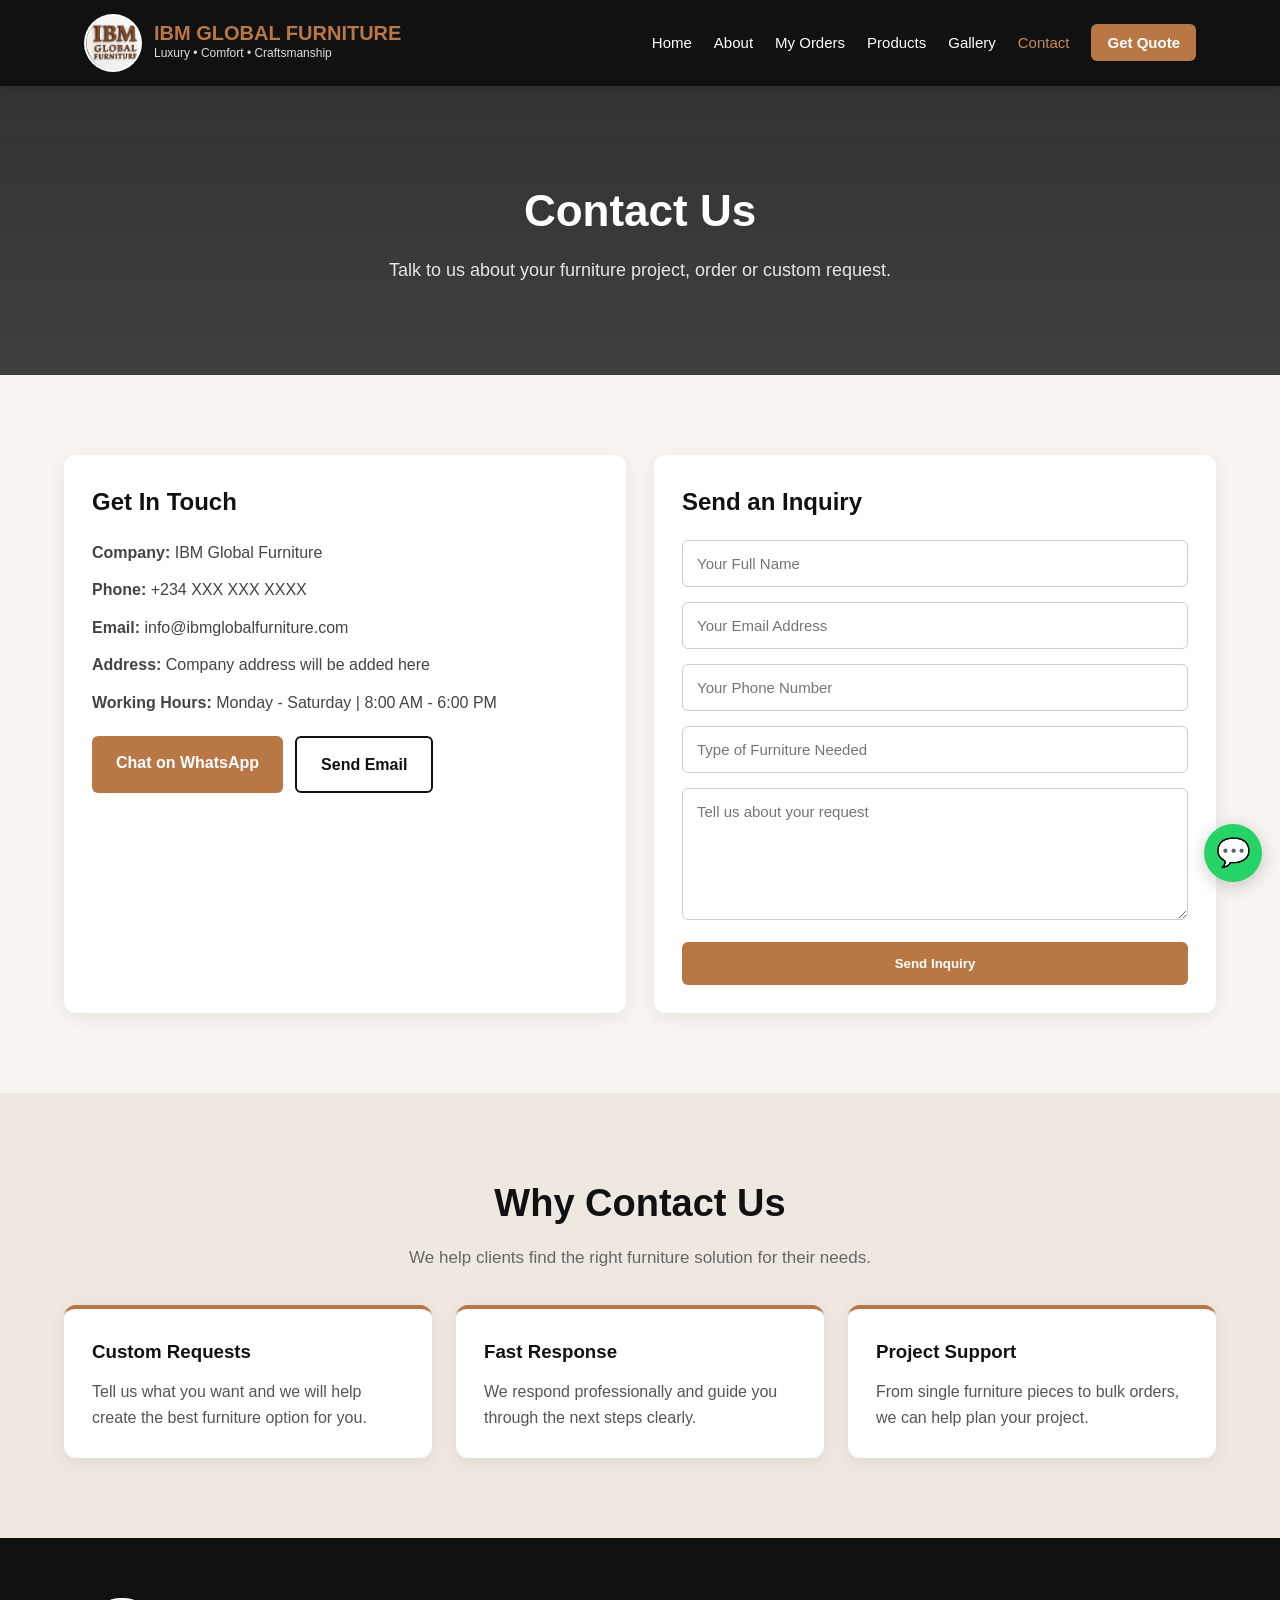
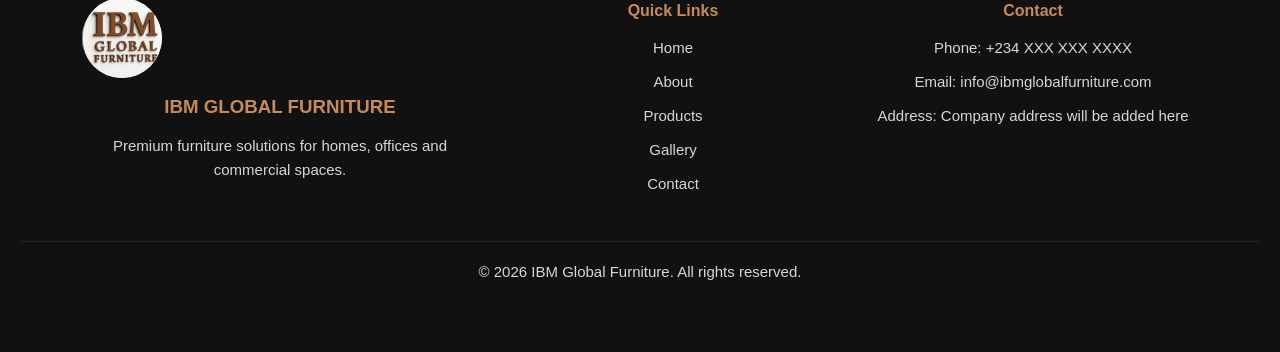
<file: contact.html>
<!DOCTYPE html>
<html lang="en">
<head>
  <meta charset="UTF-8" />
  <meta name="viewport" content="width=device-width, initial-scale=1.0" />
  <title>IBM Global Furniture | Contact</title>
  <link rel="stylesheet" href="style.css" />
</head>
<body>

  <header class="header">
    <nav class="navbar container">
      <a href="index.html" class="brand">
        <img src="IBM GLOBAL F.png" alt="IBM Global Furniture Logo" class="logo" />
        <div class="brand-text">
          <h2>IBM GLOBAL FURNITURE</h2>
          <p>Luxury • Comfort • Craftsmanship</p>
        </div>
      </a>

      <div class="menu-toggle" id="menuToggle">&#9776;</div>

      <ul class="nav-links" id="navLinks">
        <li><a href="index.html">Home</a></li>
        <li><a href="about.html">About</a></li>
        <li><a href="my-orders.html">My Orders</a></li>
        <li><a href="products.html">Products</a></li>
        <li><a href="gallery.html">Gallery</a></li>
        <li><a href="contact.html" class="active">Contact</a></li>
        <li><a href="contact.html" class="nav-btn">Get Quote</a></li>
      </ul>
    </nav>
  </header>

  <section class="page-banner">
    <div class="container">
      <h1>Contact Us</h1>
      <p>Talk to us about your furniture project, order or custom request.</p>
    </div>
  </section>

  <section class="section">
    <div class="container contact-grid">
      <div class="contact-card">
        <h2>Get In Touch</h2>
        <p><strong>Company:</strong> IBM Global Furniture</p>
        <p><strong>Phone:</strong> +234 XXX XXX XXXX</p>
        <p><strong>Email:</strong> info@ibmglobalfurniture.com</p>
        <p><strong>Address:</strong> Company address will be added here</p>
        <p><strong>Working Hours:</strong> Monday - Saturday | 8:00 AM - 6:00 PM</p>

        <div class="contact-actions">
          <a href="https://wa.me/2340000000000" target="_blank" class="btn primary-btn">Chat on WhatsApp</a>
          <a href="mailto:info@ibmglobalfurniture.com" class="btn secondary-dark-btn">Send Email</a>
        </div>
      </div>

      <div class="contact-form-box">
        <h2>Send an Inquiry</h2>
        <form>
          <input type="text" placeholder="Your Full Name" required>
          <input type="email" placeholder="Your Email Address" required>
          <input type="text" placeholder="Your Phone Number" required>
          <input type="text" placeholder="Type of Furniture Needed">
          <textarea rows="6" placeholder="Tell us about your request"></textarea>
          <button type="submit" class="btn primary-btn full-btn">Send Inquiry</button>
        </form>
      </div>
    </div>
  </section>

  <section class="section alt-bg">
    <div class="container">
      <div class="section-title">
        <h2>Why Contact Us</h2>
        <p>We help clients find the right furniture solution for their needs.</p>
      </div>

      <div class="feature-grid">
        <div class="feature-card">
          <h3>Custom Requests</h3>
          <p>Tell us what you want and we will help create the best furniture option for you.</p>
        </div>
        <div class="feature-card">
          <h3>Fast Response</h3>
          <p>We respond professionally and guide you through the next steps clearly.</p>
        </div>
        <div class="feature-card">
          <h3>Project Support</h3>
          <p>From single furniture pieces to bulk orders, we can help plan your project.</p>
        </div>
      </div>
    </div>
  </section>

  <footer class="footer">
    <div class="container footer-grid">
      <div>
        <img src="IBM GLOBAL F.png" alt="IBM Global Furniture Logo" class="footer-logo">
        <h3>IBM GLOBAL FURNITURE</h3>
        <p>Premium furniture solutions for homes, offices and commercial spaces.</p>
      </div>

      <div>
        <h4>Quick Links</h4>
        <a href="index.html">Home</a>
        <a href="about.html">About</a>
        <a href="products.html">Products</a>
        <a href="gallery.html">Gallery</a>
        <a href="contact.html">Contact</a>
      </div>

      <div>
        <h4>Contact</h4>
        <p>Phone: +234 XXX XXX XXXX</p>
        <p>Email: info@ibmglobalfurniture.com</p>
        <p>Address: Company address will be added here</p>
      </div>
    </div>
    <div class="footer-bottom">
      <p>&copy; 2026 IBM Global Furniture. All rights reserved.</p>
    </div>
  </footer>

  <a href="https://wa.me/2340000000000" target="_blank" class="whatsapp-float">💬</a>

  <script>
    const menuToggle = document.getElementById("menuToggle");
    const navLinks = document.getElementById("navLinks");

    menuToggle.addEventListener("click", () => {
      navLinks.classList.toggle("show");
    });
  </script>
</body>
</html>
</file>
<file: style.css>
* {
  margin: 0;
  padding: 0;
  box-sizing: border-box;
}

html {
  scroll-behavior: smooth;
}

body {
  font-family: Arial, sans-serif;
  background: #f8f5f1;
  color: #222;
  line-height: 1.6;
}

/* HEADER */
.header {
  background: #111;
  position: sticky;
  top: 0;
  z-index: 1000;
  box-shadow: 0 2px 10px rgba(0, 0, 0, 0.15);
}

.navbar {
  max-width: 1200px;
  margin: auto;
  padding: 14px 20px;
  display: flex;
  align-items: center;
  justify-content: space-between;
  gap: 20px;
}

.logo-box {
  display: flex;
  align-items: center;
  gap: 12px;
}

.logo-img {
  width: 60px;
  height: 60px;
  object-fit: contain;
  border-radius: 50%;
  background: white;
}

.logo-text h2 {
  font-size: 20px;
  color: #b97745;
  margin-bottom: 2px;
}

.logo-text p {
  font-size: 12px;
  color: #ddd;
}

.nav-links {
  display: flex;
  list-style: none;
  gap: 22px;
}

.nav-links li a {
  text-decoration: none;
  color: #fff;
  font-size: 15px;
  transition: 0.3s;
}

.nav-links li a:hover {
  color: #b97745;
}

.menu-icon {
  display: none;
  font-size: 28px;
  color: white;
  cursor: pointer;
}

/* HERO */
.hero {
  position: relative;
  min-height: 90vh;
  background: url("https://images.unsplash.com/photo-1505693416388-ac5ce068fe85?auto=format&fit=crop&w=1600&q=80") center/cover no-repeat;
  display: flex;
  align-items: center;
  justify-content: center;
}

.hero-overlay {
  position: absolute;
  inset: 0;
  background: rgba(0, 0, 0, 0.65);
}

.hero-content {
  position: relative;
  z-index: 2;
  max-width: 850px;
  text-align: center;
  color: white;
  padding: 20px;
}

.hero-content h1 {
  font-size: 52px;
  line-height: 1.2;
  margin-bottom: 20px;
}

.hero-content p {
  font-size: 18px;
  max-width: 720px;
  margin: 0 auto 30px;
  color: #e6e6e6;
}

.hero-buttons {
  display: flex;
  justify-content: center;
  flex-wrap: wrap;
  gap: 15px;
}

/* BUTTONS */
.btn {
  display: inline-block;
  padding: 14px 26px;
  text-decoration: none;
  border-radius: 6px;
  transition: 0.3s;
  font-weight: bold;
  border: none;
  cursor: pointer;
}

.primary-btn {
  background: #b97745;
  color: white;
}

.primary-btn:hover {
  background: #995f34;
}

.secondary-btn {
  background: transparent;
  color: white;
  border: 2px solid white;
}

.secondary-btn:hover {
  background: white;
  color: #111;
}

/* SECTIONS */
.section {
  padding: 80px 20px;
}

.section-title {
  text-align: center;
  margin-bottom: 50px;
}

.section-title h2 {
  font-size: 36px;
  color: #111;
  margin-bottom: 10px;
}

.section-title p {
  color: #666;
  font-size: 17px;
}

/* ABOUT */
.about-content {
  max-width: 1200px;
  margin: auto;
  display: grid;
  grid-template-columns: 1.2fr 1fr;
  gap: 40px;
  align-items: start;
}

.about-text h3 {
  font-size: 30px;
  margin-bottom: 20px;
  color: #111;
}

.about-text p {
  margin-bottom: 18px;
  color: #444;
  font-size: 16px;
}

.about-boxes {
  display: grid;
  gap: 20px;
}

.info-box {
  background: white;
  padding: 24px;
  border-left: 5px solid #b97745;
  border-radius: 8px;
  box-shadow: 0 4px 14px rgba(0, 0, 0, 0.07);
}

.info-box h4 {
  margin-bottom: 10px;
  color: #111;
}

/* PRODUCTS */
.products {
  background: #fff;
}

.product-grid {
  max-width: 1200px;
  margin: auto;
  display: grid;
  grid-template-columns: repeat(3, 1fr);
  gap: 25px;
}

.product-card {
  background: #f9f9f9;
  border-radius: 10px;
  overflow: hidden;
  box-shadow: 0 4px 14px rgba(0, 0, 0, 0.08);
  transition: 0.3s;
}

.product-card:hover {
  transform: translateY(-6px);
}

.product-card img {
  width: 100%;
  height: 240px;
  object-fit: cover;
}

.product-info {
  padding: 20px;
}

.product-info h3 {
  color: #111;
  margin-bottom: 10px;
}

.product-info p {
  color: #555;
}

/* SERVICES */
.services {
  background: #f5efe9;
}

.service-grid {
  max-width: 1200px;
  margin: auto;
  display: grid;
  grid-template-columns: repeat(3, 1fr);
  gap: 25px;
}

.service-card {
  background: white;
  padding: 28px;
  border-radius: 10px;
  box-shadow: 0 4px 14px rgba(0, 0, 0, 0.07);
  border-top: 4px solid #b97745;
}

.service-card h3 {
  margin-bottom: 12px;
  color: #111;
}

.service-card p {
  color: #555;
}

/* WHY US */
.why-grid {
  max-width: 1200px;
  margin: auto;
  display: grid;
  grid-template-columns: repeat(4, 1fr);
  gap: 20px;
}

.why-card {
  background: white;
  padding: 30px 22px;
  border-radius: 10px;
  text-align: left;
  box-shadow: 0 4px 14px rgba(0, 0, 0, 0.07);
}

.why-card span {
  display: inline-block;
  font-size: 32px;
  font-weight: bold;
  color: #b97745;
  margin-bottom: 12px;
}

.why-card h3 {
  margin-bottom: 10px;
  color: #111;
}

.why-card p {
  color: #555;
}

/* GALLERY */
.gallery {
  background: #fff;
}

.gallery-grid {
  max-width: 1200px;
  margin: auto;
  display: grid;
  grid-template-columns: repeat(3, 1fr);
  gap: 18px;
}

.gallery-grid img {
  width: 100%;
  height: 260px;
  object-fit: cover;
  border-radius: 10px;
  transition: 0.3s;
}

.gallery-grid img:hover {
  transform: scale(1.03);
}

/* TESTIMONIALS */
.testimonials {
  background: #111;
}

.testimonials .section-title h2,
.testimonials .section-title p {
  color: white;
}

.testimonial-grid {
  max-width: 1200px;
  margin: auto;
  display: grid;
  grid-template-columns: repeat(3, 1fr);
  gap: 25px;
}

.testimonial-card {
  background: #1c1c1c;
  padding: 28px;
  border-radius: 10px;
  color: #f0f0f0;
  border: 1px solid rgba(255, 255, 255, 0.08);
}

.testimonial-card p {
  margin-bottom: 16px;
  color: #ddd;
}

.testimonial-card h4 {
  color: #b97745;
}

/* CONTACT */
.contact {
  background: #f8f5f1;
}

.contact-wrapper {
  max-width: 1200px;
  margin: auto;
  display: grid;
  grid-template-columns: 1fr 1fr;
  gap: 30px;
}

.contact-info,
.contact-form {
  background: white;
  padding: 30px;
  border-radius: 10px;
  box-shadow: 0 4px 14px rgba(0, 0, 0, 0.07);
}

.contact-info h3 {
  margin-bottom: 15px;
  font-size: 28px;
  color: #111;
}

.contact-info p {
  margin-bottom: 12px;
  color: #444;
}

.contact-form input,
.contact-form textarea {
  width: 100%;
  padding: 14px;
  margin-bottom: 16px;
  border: 1px solid #ccc;
  border-radius: 6px;
  font-size: 15px;
  outline: none;
}

.contact-form input:focus,
.contact-form textarea:focus {
  border-color: #b97745;
}

/* FOOTER */
.footer {
  background: #111;
  color: white;
  text-align: center;
  padding: 40px 20px;
}

.footer-logo {
  width: 90px;
  margin-bottom: 12px;
  border-radius: 50%;
  background: white;
}

.footer h3 {
  color: #b97745;
  margin-bottom: 10px;
}

.footer p {
  color: #ccc;
  margin-bottom: 8px;
}

.copy {
  font-size: 14px;
  color: #888;
}

/* WHATSAPP */
.whatsapp-float {
  position: fixed;
  bottom: 20px;
  right: 20px;
  background: #25d366;
  color: white;
  width: 58px;
  height: 58px;
  display: flex;
  align-items: center;
  justify-content: center;
  border-radius: 50%;
  font-size: 28px;
  text-decoration: none;
  box-shadow: 0 4px 14px rgba(0, 0, 0, 0.25);
  z-index: 999;
}

/* RESPONSIVE */
@media (max-width: 992px) {
  .about-content,
  .contact-wrapper,
  .product-grid,
  .service-grid,
  .testimonial-grid,
  .gallery-grid,
  .why-grid {
    grid-template-columns: repeat(2, 1fr);
  }

  .hero-content h1 {
    font-size: 40px;
  }
}

@media (max-width: 768px) {
  .menu-icon {
    display: block;
  }

  .nav-links {
    position: absolute;
    top: 88px;
    right: 20px;
    background: #111;
    width: 220px;
    flex-direction: column;
    padding: 20px;
    border-radius: 10px;
    display: none;
  }

  .nav-links.show {
    display: flex;
  }

  .logo-text h2 {
    font-size: 16px;
  }

  .logo-text p {
    font-size: 10px;
  }

  .hero-content h1 {
    font-size: 34px;
  }

  .hero-content p {
    font-size: 16px;
  }

  .about-content,
  .contact-wrapper,
  .product-grid,
  .service-grid,
  .testimonial-grid,
  .gallery-grid,
  .why-grid {
    grid-template-columns: 1fr;
  }

  .section-title h2 {
    font-size: 30px;
  }
}

* {
  margin: 0;
  padding: 0;
  box-sizing: border-box;
}

html {
  scroll-behavior: smooth;
}

body {
  font-family: Arial, sans-serif;
  background: #f8f5f0;
  color: #222;
  line-height: 1.6;
}

img {
  max-width: 100%;
  display: block;
}

a {
  text-decoration: none;
}

.container {
  width: 90%;
  max-width: 1200px;
  margin: auto;
}

/* HEADER */
.header {
  background: #111;
  position: sticky;
  top: 0;
  z-index: 1000;
  box-shadow: 0 2px 12px rgba(0, 0, 0, 0.15);
}

.navbar {
  min-height: 82px;
  display: flex;
  align-items: center;
  justify-content: space-between;
  gap: 20px;
  position: relative;
}

.brand {
  display: flex;
  align-items: center;
  gap: 12px;
  color: white;
}

.logo {
  width: 58px;
  height: 58px;
  object-fit: cover;
  border-radius: 50%;
  background: #fff;
  padding: 2px;
}

.brand-text h2 {
  color: #b97745;
  font-size: 20px;
  line-height: 1.1;
}

.brand-text p {
  color: #ddd;
  font-size: 12px;
}

.nav-links {
  display: flex;
  align-items: center;
  gap: 22px;
  list-style: none;
}

.nav-links li a {
  color: white;
  font-size: 15px;
  transition: 0.3s ease;
}

.nav-links li a:hover,
.nav-links li a.active {
  color: #c88a57;
}

.nav-btn {
  background: #b97745;
  color: white !important;
  padding: 10px 16px;
  border-radius: 6px;
  font-weight: bold;
}

.nav-btn:hover {
  background: #9e663a;
}

.menu-toggle {
  display: none;
  font-size: 30px;
  color: white;
  cursor: pointer;
}

/* HERO */
.hero {
  min-height: 92vh;
  background: url("https://images.unsplash.com/photo-1505693416388-ac5ce068fe85?auto=format&fit=crop&w=1600&q=80") center/cover no-repeat;
  position: relative;
  display: flex;
  align-items: center;
}

.hero-overlay {
  position: absolute;
  inset: 0;
  background: linear-gradient(to right, rgba(0,0,0,0.78), rgba(0,0,0,0.45));
}

.hero-content {
  position: relative;
  z-index: 2;
  color: white;
  max-width: 760px;
  padding: 70px 0;
}

.hero-tag {
  display: inline-block;
  background: rgba(185, 119, 69, 0.15);
  border: 1px solid rgba(200, 138, 87, 0.35);
  color: #dfb089;
  padding: 8px 14px;
  border-radius: 30px;
  margin-bottom: 18px;
  font-size: 14px;
}

.hero-content h1 {
  font-size: 58px;
  line-height: 1.15;
  margin-bottom: 20px;
}

.hero-content p {
  font-size: 18px;
  max-width: 650px;
  color: #ececec;
  margin-bottom: 28px;
}

.hero-buttons {
  display: flex;
  gap: 14px;
  flex-wrap: wrap;
}

/* BANNER */
.page-banner {
  background: linear-gradient(rgba(17,17,17,0.85), rgba(17,17,17,0.8)),
    url("https://images.unsplash.com/photo-1449247709967-d4461a6a6103?auto=format&fit=crop&w=1600&q=80") center/cover no-repeat;
  color: white;
  padding: 90px 0;
  text-align: center;
}

.page-banner h1 {
  font-size: 44px;
  margin-bottom: 10px;
}

.page-banner p {
  font-size: 18px;
  color: #e6e6e6;
}

/* BUTTONS */
.btn {
  display: inline-block;
  padding: 14px 24px;
  border-radius: 6px;
  font-weight: bold;
  transition: 0.3s ease;
  border: none;
  cursor: pointer;
}

.primary-btn {
  background: #b97745;
  color: white;
}

.primary-btn:hover {
  background: #9e663a;
}

.secondary-btn {
  border: 2px solid white;
  color: white;
  background: transparent;
}

.secondary-btn:hover {
  background: white;
  color: #111;
}

.secondary-dark-btn {
  border: 2px solid #111;
  color: #111;
  background: transparent;
}

.secondary-dark-btn:hover {
  background: #111;
  color: white;
}

.full-btn {
  width: 100%;
}

/* SECTIONS */
.section {
  padding: 80px 0;
}

.alt-bg {
  background: #efe8e1;
}

.dark-section {
  background: #111;
}

.section-title {
  text-align: center;
  margin-bottom: 48px;
}

.section-title h2 {
  font-size: 38px;
  color: #111;
  margin-bottom: 10px;
}

.section-title p {
  max-width: 700px;
  margin: auto;
  color: #666;
  font-size: 17px;
}

.section-title.light h2,
.section-title.light p {
  color: white;
}

/* GRIDS */
.feature-grid,
.card-grid,
.testimonial-grid,
.why-grid {
  display: grid;
  grid-template-columns: repeat(3, 1fr);
  gap: 24px;
}

.two-col {
  display: grid;
  grid-template-columns: 1fr 1fr;
  gap: 35px;
  align-items: center;
}

.image-box img {
  width: 100%;
  height: 460px;
  object-fit: cover;
  border-radius: 12px;
}

.text-box h2 {
  font-size: 38px;
  color: #111;
  margin-bottom: 18px;
}

.text-box p {
  color: #444;
  margin-bottom: 16px;
  font-size: 16px;
}

/* CARDS */
.feature-card,
.simple-card,
.testimonial-card,
.contact-card,
.contact-form-box {
  background: white;
  padding: 28px;
  border-radius: 12px;
  box-shadow: 0 4px 18px rgba(0,0,0,0.07);
}

.feature-card {
  border-top: 4px solid #b97745;
}

.feature-card h3,
.simple-card h3 {
  margin-bottom: 12px;
  color: #111;
}

.feature-card p,
.simple-card p {
  color: #555;
}

.product-card {
  background: white;
  border-radius: 12px;
  overflow: hidden;
  box-shadow: 0 4px 18px rgba(0,0,0,0.07);
  transition: 0.3s ease;
}

.product-card:hover {
  transform: translateY(-6px);
}

.product-card img {
  width: 100%;
  height: 260px;
  object-fit: cover;
}

.card-content {
  padding: 22px;
}

.card-content h3 {
  color: #111;
  margin-bottom: 10px;
}

.card-content p {
  color: #555;
}

.why-card {
  background: #1d1d1d;
  color: white;
  padding: 28px;
  border-radius: 12px;
  border: 1px solid rgba(255,255,255,0.08);
}

.why-card span {
  display: inline-block;
  font-size: 32px;
  font-weight: bold;
  color: #c88a57;
  margin-bottom: 12px;
}

.why-card h3 {
  margin-bottom: 10px;
}

.why-card p {
  color: #ddd;
}

.testimonial-card p {
  color: #555;
  margin-bottom: 14px;
}

.testimonial-card h4 {
  color: #b97745;
}

/* GALLERY */
.gallery-grid {
  display: grid;
  grid-template-columns: repeat(3, 1fr);
  gap: 20px;
}

.gallery-grid img {
  width: 100%;
  height: 280px;
  object-fit: cover;
  border-radius: 12px;
  transition: 0.3s ease;
}

.gallery-grid img:hover {
  transform: scale(1.03);
}

/* CONTACT */
.contact-grid {
  display: grid;
  grid-template-columns: 1fr 1fr;
  gap: 28px;
}

.contact-card h2,
.contact-form-box h2 {
  margin-bottom: 18px;
  color: #111;
}

.contact-card p {
  color: #444;
  margin-bottom: 12px;
}

.contact-actions {
  display: flex;
  gap: 12px;
  flex-wrap: wrap;
  margin-top: 20px;
}

.contact-form-box form input,
.contact-form-box form textarea {
  width: 100%;
  padding: 14px;
  margin-bottom: 15px;
  border: 1px solid #ccc;
  border-radius: 6px;
  outline: none;
  font-size: 15px;
  font-family: inherit;
}

.contact-form-box form input:focus,
.contact-form-box form textarea:focus {
  border-color: #b97745;
}

/* CTA */
.cta-section {
  padding: 30px 0 80px;
}

.cta-box {
  background: linear-gradient(135deg, #111, #2a2a2a);
  color: white;
  border-radius: 14px;
  padding: 35px;
  display: flex;
  align-items: center;
  justify-content: space-between;
  gap: 20px;
}

.cta-box h2 {
  font-size: 32px;
  margin-bottom: 8px;
}

.cta-box p {
  color: #ddd;
}

/* FOOTER */
.footer {
  background: #111;
  color: white;
  padding-top: 60px;
}

.footer-grid {
  display: grid;
  grid-template-columns: 1.2fr 1fr 1fr;
  gap: 30px;
  padding-bottom: 35px;
}

.footer-logo {
  width: 80px;
  height: 80px;
  object-fit: cover;
  border-radius: 50%;
  background: #fff;
  margin-bottom: 14px;
}

.footer h3,
.footer h4 {
  color: #c88a57;
  margin-bottom: 12px;
}

.footer p,
.footer a {
  color: #d7d7d7;
  display: block;
  margin-bottom: 10px;
  font-size: 15px;
}

.footer a:hover {
  color: #fff;
}

.footer-bottom {
  border-top: 1px solid rgba(255,255,255,0.08);
  text-align: center;
  padding: 18px 0;
}

/* HELPERS */
.center-btn {
  text-align: center;
  margin-top: 32px;
}

/* WHATSAPP */
.whatsapp-float {
  position: fixed;
  right: 18px;
  bottom: 18px;
  width: 58px;
  height: 58px;
  background: #25d366;
  color: white;
  border-radius: 50%;
  display: flex;
  align-items: center;
  justify-content: center;
  font-size: 28px;
  box-shadow: 0 4px 18px rgba(0,0,0,0.2);
  z-index: 999;
}

/* MOBILE */
@media (max-width: 992px) {
  .feature-grid,
  .card-grid,
  .testimonial-grid,
  .why-grid,
  .gallery-grid,
  .contact-grid,
  .two-col,
  .footer-grid {
    grid-template-columns: 1fr 1fr;
  }

  .hero-content h1 {
    font-size: 46px;
  }

  .image-box img {
    height: 380px;
  }

  .cta-box {
    flex-direction: column;
    align-items: flex-start;
  }
}

@media (max-width: 768px) {
  .menu-toggle {
    display: block;
  }

  .nav-links {
    position: absolute;
    top: 82px;
    right: 0;
    width: 100%;
    background: #111;
    flex-direction: column;
    align-items: flex-start;
    padding: 18px 20px 22px;
    display: none;
    gap: 16px;
    border-top: 1px solid rgba(255,255,255,0.08);
  }

  .nav-links.show {
    display: flex;
  }

  .nav-btn {
    display: inline-block;
    width: 100%;
    text-align: center;
    margin-top: 4px;
  }

  .brand-text h2 {
    font-size: 16px;
  }

  .brand-text p {
    font-size: 10px;
  }

  .logo {
    width: 50px;
    height: 50px;
  }

  .hero {
    min-height: 88vh;
  }

  .hero-content {
    padding: 40px 0 60px;
  }

  .hero-content h1 {
    font-size: 34px;
  }

  .hero-content p {
    font-size: 16px;
  }

  .page-banner {
    padding: 75px 0;
  }

  .page-banner h1 {
    font-size: 34px;
  }

  .section {
    padding: 65px 0;
  }

  .section-title h2,
  .text-box h2 {
    font-size: 30px;
  }

  .feature-grid,
  .card-grid,
  .testimonial-grid,
  .why-grid,
  .gallery-grid,
  .contact-grid,
  .two-col,
  .footer-grid {
    grid-template-columns: 1fr;
  }

  .image-box img {
    height: 280px;
  }

  .gallery-grid img {
    height: 240px;
  }

  .cta-box {
    padding: 26px;
  }

  .cta-box h2 {
    font-size: 26px;
  }

  .contact-actions {
    flex-direction: column;
  }

  .contact-actions .btn {
    width: 100%;
    text-align: center;
  }
}

/* ADMIN AUTH */
.admin-body,
.dashboard-body {
  background: #f6f1eb;
  font-family: Arial, sans-serif;
}

.admin-auth-section {
  min-height: 100vh;
  display: flex;
  align-items: center;
  justify-content: center;
  padding: 30px 15px;
  background: linear-gradient(rgba(17,17,17,0.75), rgba(17,17,17,0.75)),
    url("https://images.unsplash.com/photo-1505693416388-ac5ce068fe85?auto=format&fit=crop&w=1600&q=80") center/cover no-repeat;
}

.admin-auth-box {
  width: 100%;
  max-width: 450px;
  background: #fff;
  border-radius: 16px;
  padding: 35px 25px;
  box-shadow: 0 10px 30px rgba(0,0,0,0.15);
}

.admin-auth-logo {
  text-align: center;
  margin-bottom: 25px;
}

.admin-auth-logo img {
  width: 85px;
  height: 85px;
  object-fit: cover;
  border-radius: 50%;
  background: #fff;
  margin: 0 auto 14px;
}

.admin-auth-logo h1 {
  font-size: 24px;
  color: #b97745;
  margin-bottom: 6px;
}

.admin-auth-logo p {
  color: #666;
}

.admin-form h2 {
  margin-bottom: 8px;
  color: #111;
}

.admin-form-text {
  margin-bottom: 20px;
  color: #666;
}

.admin-form input,
.admin-form textarea {
  width: 100%;
  padding: 14px;
  margin-bottom: 15px;
  border: 1px solid #ccc;
  border-radius: 8px;
  outline: none;
  font-size: 15px;
  font-family: inherit;
}

.admin-form input:focus,
.admin-form textarea:focus {
  border-color: #b97745;
}

.form-message {
  margin-top: 12px;
  color: #b97745;
  font-size: 14px;
}

/* DASHBOARD */
.dashboard-header {
  background: #111;
  padding: 14px 0;
  position: sticky;
  top: 0;
  z-index: 1000;
}

.dashboard-topbar {
  display: flex;
  align-items: center;
  justify-content: space-between;
  gap: 20px;
}

.dashboard-brand {
  display: flex;
  align-items: center;
  gap: 12px;
}

.dashboard-brand img {
  width: 58px;
  height: 58px;
  object-fit: cover;
  border-radius: 50%;
  background: #fff;
}

.dashboard-brand h2 {
  color: #b97745;
  font-size: 20px;
  margin-bottom: 4px;
}

.dashboard-brand p {
  color: #ddd;
  font-size: 13px;
}

.dashboard-section {
  padding: 40px 0 70px;
}

.dashboard-welcome {
  margin-bottom: 28px;
}

.dashboard-welcome h1 {
  font-size: 34px;
  color: #111;
  margin-bottom: 8px;
}

.dashboard-welcome p {
  color: #666;
}

.dashboard-grid {
  display: grid;
  grid-template-columns: 1.4fr 0.8fr;
  gap: 25px;
  margin-bottom: 25px;
}

.dashboard-card {
  background: #fff;
  border-radius: 14px;
  padding: 25px;
  box-shadow: 0 4px 18px rgba(0,0,0,0.07);
}

.dashboard-card h2 {
  margin-bottom: 18px;
  color: #111;
}

.stats-boxes {
  display: grid;
  grid-template-columns: 1fr 1fr;
  gap: 15px;
  margin-bottom: 25px;
}

.stat-box {
  background: #f5ede6;
  border-radius: 12px;
  padding: 20px;
  text-align: center;
}

.stat-box h3 {
  font-size: 28px;
  color: #b97745;
  margin-bottom: 6px;
}

.stat-box p {
  color: #555;
}

.tips-box h3 {
  margin-bottom: 12px;
  color: #111;
}

.tips-box ul {
  padding-left: 18px;
  color: #555;
}

.tips-box ul li {
  margin-bottom: 10px;
}

.product-list-top {
  display: flex;
  align-items: center;
  justify-content: space-between;
  gap: 20px;
  margin-bottom: 20px;
}

.admin-product-grid {
  display: grid;
  grid-template-columns: repeat(2, 1fr);
  gap: 20px;
}

.admin-product-card {
  background: #faf7f3;
  border-radius: 12px;
  overflow: hidden;
  border: 1px solid #eee;
}

.admin-product-card img {
  width: 100%;
  height: 240px;
  object-fit: cover;
}

.admin-product-info {
  padding: 18px;
}

.admin-product-info h3 {
  margin-bottom: 10px;
  color: #111;
}

.admin-product-info p {
  color: #555;
  margin-bottom: 10px;
}

.delete-btn {
  background: #c0392b;
  color: white;
  border: none;
  padding: 12px 18px;
  border-radius: 6px;
  cursor: pointer;
  font-weight: bold;
}

.delete-btn:hover {
  background: #a93226;
}

/* MOBILE ADMIN */
@media (max-width: 992px) {
  .dashboard-grid {
    grid-template-columns: 1fr;
  }

  .admin-product-grid {
    grid-template-columns: 1fr;
  }
}

@media (max-width: 768px) {
  .dashboard-topbar {
    flex-direction: column;
    align-items: flex-start;
  }

  .dashboard-brand h2 {
    font-size: 17px;
  }

  .dashboard-welcome h1 {
    font-size: 28px;
  }

  .stats-boxes {
    grid-template-columns: 1fr;
  }

  .product-list-top {
    flex-direction: column;
    align-items: flex-start;
  }

  .admin-auth-box,
  .dashboard-card {
    padding: 20px;
  }

  .admin-product-card img {
    height: 210px;
  }
}

.image-upload-box {
  margin-bottom: 16px;
}

.image-upload-label {
  display: inline-block;
  margin-bottom: 10px;
  font-weight: bold;
  color: #111;
}

.image-upload-box input[type="file"] {
  width: 100%;
  padding: 12px;
  border: 1px solid #ccc;
  border-radius: 8px;
  background: #fff;
}

.image-preview {
  width: 100%;
  max-height: 260px;
  object-fit: cover;
  border-radius: 10px;
  margin-top: 14px;
  border: 1px solid #ddd;
}

.image-upload-box {
  margin-bottom: 16px;
}

.image-upload-label {
  display: inline-block;
  margin-bottom: 10px;
  font-weight: bold;
  color: #111;
}

.image-upload-box input[type="file"] {
  width: 100%;
  padding: 12px;
  border: 1px solid #ccc;
  border-radius: 8px;
  background: #fff;
}

.image-preview {
  width: 100%;
  max-height: 260px;
  object-fit: cover;
  border-radius: 10px;
  margin-top: 14px;
  border: 1px solid #ddd;
}

.products-top-bar {
  margin-bottom: 30px;
  display: flex;
  gap: 10px;
  flex-wrap: wrap;
}

.product-card img {
  width: 100%;
  height: 220px;
  object-fit: cover;
  border-radius: 10px;
  display: block;
}

.card-grid {
  margin-top: 20px;
}

.product-card {
  overflow: hidden;
  border-radius: 14px;
  transition: 0.3s ease;
}

.product-card:hover {
  transform: translateY(-6px);
  box-shadow: 0 10px 25px rgba(0,0,0,0.15);
}

.products-top-bar input,
.products-top-bar select {
  padding: 12px 14px;
  border: 1px solid #d8cfc7;
  border-radius: 8px;
  outline: none;
  font-size: 14px;
  background: #fff;
}

.products-top-bar input:focus,
.products-top-bar select:focus {
  border-color: #c07a43;
}

.gallery-card {
  background: white;
  border-radius: 14px;
  overflow: hidden;
  box-shadow: 0 6px 20px rgba(0,0,0,0.08);
  transition: 0.3s ease;
}

.gallery-card:hover {
  transform: translateY(-6px);
  box-shadow: 0 12px 28px rgba(0,0,0,0.14);
}

.gallery-card img {
  width: 100%;
  height: 280px;
  object-fit: cover;
  display: block;
}

.gallery-card-content {
  padding: 18px;
}

.gallery-card-content h3 {
  color: #111;
  font-size: 18px;
}

.gallery-card {
  background: white;
  border-radius: 14px;
  overflow: hidden;
  box-shadow: 0 6px 20px rgba(0,0,0,0.08);
  transition: 0.3s ease;
}

.gallery-card:hover {
  transform: translateY(-6px);
  box-shadow: 0 12px 28px rgba(0,0,0,0.14);
}

.gallery-card img {
  width: 100%;
  height: 280px;
  object-fit: cover;
  display: block;
}

.gallery-card-content {
  padding: 18px;
}

.gallery-card-content h3 {
  color: #111;
  font-size: 18px;
}

.dashboard-top-stats {
  display: grid;
  grid-template-columns: repeat(3, 1fr);
  gap: 20px;
  margin-bottom: 25px;
}

.admin-tabs {
  display: flex;
  gap: 12px;
  margin-bottom: 25px;
  flex-wrap: wrap;
}

.admin-tab-btn {
  padding: 12px 22px;
  background: #fff;
  border: 1px solid #d8cfc7;
  border-radius: 8px;
  cursor: pointer;
  font-weight: bold;
  color: #111;
  transition: 0.3s ease;
}

.admin-tab-btn.active,
.admin-tab-btn:hover {
  background: #c07a43;
  color: #fff;
  border-color: #c07a43;
}

.admin-section {
  display: none;
}

.admin-section.active-section {
  display: block;
}

@media (max-width: 768px) {
  .dashboard-top-stats {
    grid-template-columns: 1fr;
  }

  .admin-tabs {
    flex-direction: column;
  }

  .admin-tab-btn {
    width: 100%;
    text-align: center;
  }
}

/* PREMIUM HEADER */
.top-strip {
  background: #20282d;
  color: #fff;
  font-size: 13px;
  padding: 10px 0;
}

.top-strip-wrap {
  display: flex;
  justify-content: space-between;
  align-items: center;
  gap: 20px;
}

.top-strip-links {
  display: flex;
  gap: 20px;
  flex-wrap: wrap;
}

.top-strip-links a {
  color: #fff;
  font-size: 13px;
}

.top-strip-links a:hover {
  color: #c07a43;
}

/* PREMIUM HERO */
.premium-hero {
  min-height: 92vh;
  background: url("https://images.unsplash.com/photo-1505693416388-ac5ce068fe85?auto=format&fit=crop&w=1800&q=80") center/cover no-repeat;
  position: relative;
  display: flex;
  align-items: center;
}

.premium-hero-overlay {
  position: absolute;
  inset: 0;
  background: linear-gradient(to right, rgba(0,0,0,0.78), rgba(0,0,0,0.35));
}

.premium-hero-content {
  position: relative;
  z-index: 2;
  color: white;
  max-width: 760px;
  padding: 90px 0;
}

.premium-hero-content h1 {
  font-size: 62px;
  line-height: 1.1;
  margin-bottom: 20px;
}

.premium-hero-content p {
  font-size: 18px;
  line-height: 1.8;
  margin-bottom: 30px;
  color: #e9e9e9;
}

.premium-badge {
  display: inline-block;
  background: rgba(255,255,255,0.12);
  border: 1px solid rgba(255,255,255,0.16);
  padding: 10px 16px;
  border-radius: 30px;
  margin-bottom: 20px;
  font-size: 14px;
  color: #fff;
}

/* CATEGORY GRID */
.premium-category-grid {
  display: grid;
  grid-template-columns: repeat(4, 1fr);
  gap: 24px;
}

.premium-category-card {
  position: relative;
  overflow: hidden;
  border-radius: 16px;
  min-height: 320px;
}

.premium-category-card img {
  width: 100%;
  height: 320px;
  object-fit: cover;
  display: block;
  transition: 0.4s ease;
}

.premium-category-card:hover img {
  transform: scale(1.06);
}

.premium-category-overlay {
  position: absolute;
  inset: 0;
  background: linear-gradient(to top, rgba(0,0,0,0.68), rgba(0,0,0,0.05));
  display: flex;
  align-items: flex-end;
  padding: 24px;
}

.premium-category-overlay h3 {
  color: #fff;
  font-size: 24px;
  margin: 0;
}

/* PREVIEW PRODUCTS */
.premium-product-preview-grid {
  display: grid;
  grid-template-columns: repeat(3, 1fr);
  gap: 24px;
}

.premium-preview-card {
  background: white;
  border-radius: 16px;
  overflow: hidden;
  box-shadow: 0 6px 22px rgba(0,0,0,0.08);
  transition: 0.3s ease;
}

.premium-preview-card:hover {
  transform: translateY(-8px);
  box-shadow: 0 16px 32px rgba(0,0,0,0.12);
}

.premium-preview-card img {
  width: 100%;
  height: 280px;
  object-fit: cover;
}

.premium-preview-content {
  padding: 22px;
}

.preview-badge {
  display: inline-block;
  background: #f1e5db;
  color: #c07a43;
  padding: 6px 12px;
  border-radius: 30px;
  font-size: 12px;
  font-weight: bold;
  margin-bottom: 12px;
}

.premium-preview-content h3 {
  font-size: 28px;
  margin-bottom: 10px;
  color: #111;
}

.premium-preview-content p {
  color: #666;
  margin-bottom: 16px;
}

.mini-link-btn {
  color: #c07a43;
  font-weight: bold;
}

/* SPLIT SHOWCASE */
.split-showcase {
  display: grid;
  grid-template-columns: 1fr 1fr;
  gap: 50px;
  align-items: center;
}

.reverse-showcase .split-showcase-image {
  order: 2;
}

.reverse-showcase .split-showcase-text {
  order: 1;
}

.split-showcase-image img {
  width: 100%;
  border-radius: 18px;
  height: 500px;
  object-fit: cover;
}

.split-showcase-text h2 {
  font-size: 56px;
  line-height: 1.1;
  margin-bottom: 18px;
  color: #111;
}

.split-showcase-text p {
  color: #5f5f5f;
  font-size: 18px;
  line-height: 1.8;
  margin-bottom: 24px;
}

.showcase-label,
.trust-label,
.showroom-label {
  color: #d8483e;
  font-weight: bold;
  display: inline-block;
  margin-bottom: 14px;
  font-size: 18px;
}

/* TRUST */
.trust-content {
  max-width: 980px;
  text-align: center;
}

.trust-content h2 {
  font-size: 68px;
  line-height: 1.15;
  margin-bottom: 20px;
  color: #111;
}

.trust-content p {
  color: #616161;
  font-size: 18px;
  line-height: 1.9;
  margin-bottom: 18px;
}

/* SHOWROOM */
.showroom-grid {
  display: grid;
  grid-template-columns: 1fr;
  gap: 30px;
}

.showroom-card {
  display: grid;
  grid-template-columns: 1fr 1fr;
  gap: 30px;
  background: white;
  border-radius: 18px;
  overflow: hidden;
  box-shadow: 0 8px 28px rgba(0,0,0,0.08);
}

.showroom-image img {
  width: 100%;
  height: 100%;
  min-height: 420px;
  object-fit: cover;
  display: block;
}

.showroom-content {
  padding: 36px;
  display: flex;
  flex-direction: column;
  justify-content: center;
}

.showroom-content h3 {
  font-size: 48px;
  margin-bottom: 14px;
  color: #111;
}

.showroom-content p {
  font-size: 17px;
  color: #555;
  margin-bottom: 12px;
}

.showroom-actions {
  display: flex;
  gap: 14px;
  flex-wrap: wrap;
  margin-top: 16px;
}

.showroom-note {
  margin-top: 70px;
}

/* PREMIUM FOOTER */
.premium-footer-top {
  padding: 50px 0 25px;
  text-align: center;
}

.social-block {
  margin-bottom: 30px;
}

.whatsapp-circle {
  width: 78px;
  height: 78px;
  margin: 0 auto 14px;
  border: 3px solid #20c15f;
  border-radius: 50%;
  display: flex;
  align-items: center;
  justify-content: center;
  font-size: 34px;
}

.social-icons-row {
  display: flex;
  gap: 18px;
  justify-content: center;
  margin-top: 18px;
}

.social-icons-row span {
  width: 58px;
  height: 58px;
  border-radius: 50%;
  background: #f2f2f2;
  display: flex;
  align-items: center;
  justify-content: center;
  font-weight: bold;
}

.branch-list {
  display: grid;
  grid-template-columns: repeat(5, 1fr);
  gap: 16px;
  margin-top: 30px;
  padding-top: 10px;
}

.branch-list span {
  font-weight: bold;
  color: #111;
}

/* PAGE BANNER */
.premium-page-banner {
  background: linear-gradient(rgba(0,0,0,0.58), rgba(0,0,0,0.58)),
    url("https://images.unsplash.com/photo-1449247709967-d4461a6a6103?auto=format&fit=crop&w=1800&q=80") center/cover no-repeat;
}

/* RESPONSIVE */
@media (max-width: 992px) {
  .premium-category-grid,
  .premium-product-preview-grid,
  .branch-list,
  .split-showcase,
  .showroom-card {
    grid-template-columns: 1fr 1fr;
  }

  .reverse-showcase .split-showcase-image,
  .reverse-showcase .split-showcase-text {
    order: unset;
  }

  .premium-hero-content h1,
  .trust-content h2,
  .split-showcase-text h2 {
    font-size: 44px;
  }
}

@media (max-width: 768px) {
  .top-strip-wrap {
    flex-direction: column;
    align-items: flex-start;
  }

  .premium-category-grid,
  .premium-product-preview-grid,
  .branch-list,
  .split-showcase,
  .showroom-card {
    grid-template-columns: 1fr;
  }

  .premium-hero-content h1,
  .trust-content h2,
  .split-showcase-text h2,
  .showroom-content h3 {
    font-size: 34px;
  }

  .split-showcase-image img {
    height: 320px;
  }

  .showroom-image img {
    min-height: 280px;
  }

  .showroom-content {
    padding: 24px;
  }

  .branch-list {
    text-align: center;
  }
}

/* HOMEPAGE POLISH */
.polished-hero {
  min-height: 78vh;
}

.polished-hero .premium-hero-content {
  max-width: 700px;
  padding: 70px 0;
}

.polished-hero .premium-hero-content h1 {
  font-size: 58px;
  line-height: 1.1;
}

.polished-hero .premium-hero-content p {
  max-width: 680px;
  font-size: 17px;
  line-height: 1.8;
}

.polished-section-top {
  padding-top: 72px;
  padding-bottom: 72px;
}

.premium-title h2 {
  font-size: 56px;
  line-height: 1.12;
  margin-bottom: 12px;
}

.premium-title p {
  font-size: 18px;
  color: #666;
}

.polished-category-grid {
  margin-top: 10px;
}

.polished-category-grid .premium-category-card {
  min-height: 280px;
}

.polished-category-grid .premium-category-card img {
  height: 280px;
}

.best-seller-section {
  padding-top: 30px;
  padding-bottom: 80px;
}

.premium-product-preview-grid {
  margin-top: 10px;
}

.premium-preview-card img {
  height: 245px;
}

.premium-preview-content h3 {
  font-size: 24px;
  line-height: 1.2;
}

.polished-showcase {
  padding-top: 70px;
  padding-bottom: 70px;
}

.polished-showcase .split-showcase {
  gap: 40px;
}

.polished-showcase .split-showcase-image img {
  height: 430px;
}

.polished-showcase .split-showcase-text h2 {
  font-size: 42px;
  line-height: 1.15;
}

.polished-showcase .split-showcase-text p {
  font-size: 17px;
  line-height: 1.8;
}

.polished-trust {
  padding-top: 80px;
  padding-bottom: 80px;
}

.polished-trust .trust-content {
  max-width: 900px;
}

.polished-trust .trust-content h2 {
  font-size: 52px;
  line-height: 1.15;
  margin-bottom: 20px;
}

.polished-trust .trust-content p {
  font-size: 17px;
  line-height: 1.85;
  margin-bottom: 14px;
}

.polished-cta-section {
  padding-top: 0;
  padding-bottom: 60px;
}

.polished-footer {
  padding-top: 50px;
}

.polished-footer-grid {
  grid-template-columns: 1.2fr 0.9fr 0.9fr 1fr;
  gap: 28px;
  align-items: start;
  padding-bottom: 24px;
}

.compact-socials {
  justify-content: flex-start;
  margin-top: 8px;
  margin-bottom: 14px;
}

.compact-socials span {
  width: 44px;
  height: 44px;
  font-size: 13px;
}

.footer-mini-text {
  color: #d5d5d5;
  font-size: 14px;
  line-height: 1.6;
}

.polished-footer-bottom {
  border-top: 1px solid rgba(255,255,255,0.08);
  padding-top: 16px;
  padding-bottom: 16px;
  text-align: center;
}

/* FIX SECTION SPACING */
.section-title {
  margin-bottom: 34px;
}

/* HOME MOBILE POLISH */
@media (max-width: 992px) {
  .polished-footer-grid {
    grid-template-columns: 1fr 1fr;
  }

  .premium-title h2,
  .polished-trust .trust-content h2,
  .polished-showcase .split-showcase-text h2,
  .polished-hero .premium-hero-content h1 {
    font-size: 40px;
  }

  .polished-showcase .split-showcase-image img {
    height: 340px;
  }
}

@media (max-width: 768px) {
  .polished-hero {
    min-height: 72vh;
  }

  .polished-hero .premium-hero-content {
    padding: 46px 0 60px;
  }

  .polished-hero .premium-hero-content h1,
  .premium-title h2,
  .polished-trust .trust-content h2,
  .polished-showcase .split-showcase-text h2 {
    font-size: 32px;
  }

  .polished-hero .premium-hero-content p,
  .premium-title p,
  .polished-showcase .split-showcase-text p,
  .polished-trust .trust-content p {
    font-size: 16px;
  }

  .polished-category-grid .premium-category-card,
  .polished-category-grid .premium-category-card img {
    min-height: 240px;
    height: 240px;
  }

  .premium-preview-card img {
    height: 220px;
  }

  .polished-showcase .split-showcase-image img {
    height: 260px;
  }

  .polished-footer-grid {
    grid-template-columns: 1fr;
  }

  .compact-socials {
    justify-content: flex-start;
  }
}

/* ===== HOMEPAGE FINAL POLISH ===== */

.polished-hero {
  min-height: 78vh;
}

.polished-hero .premium-hero-content {
  max-width: 700px;
  padding: 70px 0;
}

.polished-hero .premium-hero-content h1 {
  font-size: 58px;
  line-height: 1.08;
}

.polished-hero .premium-hero-content p {
  max-width: 680px;
  font-size: 17px;
  line-height: 1.8;
}

.polished-section-top {
  padding-top: 72px;
  padding-bottom: 72px;
}

.premium-title h2 {
  font-size: 56px;
  line-height: 1.12;
  margin-bottom: 12px;
}

.premium-title p {
  font-size: 18px;
  color: #666;
}

.polished-category-grid {
  margin-top: 10px;
}

.polished-category-grid .premium-category-card {
  min-height: 280px;
}

.polished-category-grid .premium-category-card img {
  height: 280px;
}

.best-seller-section {
  padding-top: 30px;
  padding-bottom: 80px;
}

.premium-product-preview-grid {
  margin-top: 10px;
}

.premium-preview-card img {
  height: 245px;
  width: 100%;
  object-fit: cover;
  display: block;
}

.premium-preview-content h3 {
  font-size: 24px;
  line-height: 1.2;
}

.polished-showcase {
  padding-top: 70px;
  padding-bottom: 70px;
}

.polished-showcase .split-showcase {
  gap: 40px;
}

.polished-showcase .split-showcase-image img {
  height: 430px;
  width: 100%;
  object-fit: cover;
  display: block;
  border-radius: 18px;
}

.polished-showcase .split-showcase-text h2 {
  font-size: 42px;
  line-height: 1.15;
}

.polished-showcase .split-showcase-text p {
  font-size: 17px;
  line-height: 1.8;
}

.polished-trust {
  padding-top: 80px;
  padding-bottom: 80px;
}

.polished-trust .trust-content {
  max-width: 900px;
}

.polished-trust .trust-content h2 {
  font-size: 52px;
  line-height: 1.15;
  margin-bottom: 20px;
}

.polished-trust .trust-content p {
  font-size: 17px;
  line-height: 1.85;
  margin-bottom: 14px;
}

.polished-cta-section {
  padding-top: 0;
  padding-bottom: 55px;
}

/* FOOTER FIX */
.polished-footer {
  padding-top: 40px;
}

.polished-footer-grid {
  grid-template-columns: 1.2fr 0.9fr 0.9fr 1fr;
  gap: 28px;
  align-items: start;
  padding-bottom: 20px;
}

.polished-footer-grid h4 {
  margin-bottom: 14px;
}

.polished-footer-grid p,
.polished-footer-grid a {
  line-height: 1.8;
}

.polished-footer-bottom {
  border-top: 1px solid rgba(255,255,255,0.08);
  padding-top: 14px;
  padding-bottom: 14px;
  text-align: center;
}

.compact-socials {
  justify-content: flex-start;
  margin-top: 8px;
  margin-bottom: 10px;
}

/* FIX CUSTOMER CARE ICONS */
.proper-socials {
  display: flex;
  gap: 12px;
  align-items: center;
  justify-content: flex-start;
  flex-wrap: wrap;
}

.social-circle {
  width: 44px;
  height: 44px;
  border-radius: 50%;
  background: #ffffff;
  color: #111111;
  display: flex;
  align-items: center;
  justify-content: center;
  text-decoration: none;
  font-weight: 700;
  font-size: 14px;
  transition: 0.3s ease;
}

.social-circle:hover {
  background: #c07a43;
  color: #ffffff;
}

.footer-mini-text {
  color: #d5d5d5;
  font-size: 14px;
  line-height: 1.6;
  margin-top: 8px;
}

/* KEEP SECTION SPACING CLEAN */
.section-title {
  margin-bottom: 34px;
}

/* MOBILE */
@media (max-width: 992px) {
  .polished-footer-grid {
    grid-template-columns: 1fr 1fr;
  }

  .premium-title h2,
  .polished-trust .trust-content h2,
  .polished-showcase .split-showcase-text h2,
  .polished-hero .premium-hero-content h1 {
    font-size: 40px;
  }

  .polished-showcase .split-showcase-image img {
    height: 340px;
  }
}

@media (max-width: 768px) {
  .polished-hero {
    min-height: 72vh;
  }

  .polished-hero .premium-hero-content {
    padding: 46px 0 60px;
  }

  .polished-hero .premium-hero-content h1,
  .premium-title h2,
  .polished-trust .trust-content h2,
  .polished-showcase .split-showcase-text h2 {
    font-size: 32px;
  }

  .polished-hero .premium-hero-content p,
  .premium-title p,
  .polished-showcase .split-showcase-text p,
  .polished-trust .trust-content p {
    font-size: 16px;
  }

  .polished-category-grid .premium-category-card,
  .polished-category-grid .premium-category-card img {
    min-height: 240px;
    height: 240px;
  }

  .premium-preview-card img {
    height: 220px;
  }

  .polished-showcase .split-showcase-image img {
    height: 260px;
  }

  .polished-footer-grid {
    grid-template-columns: 1fr;
  }

  .compact-socials,
  .proper-socials {
    justify-content: flex-start;
  }
}

.order-container {
  max-width: 500px;
  margin: 80px auto;
  padding: 30px;
  background: #fff;
  border-radius: 12px;
  box-shadow: 0 10px 30px rgba(0,0,0,0.1);
}

.order-container h1 {
  margin-bottom: 20px;
  text-align: center;
}

.order-container input {
  width: 100%;
  padding: 12px;
  margin-bottom: 15px;
  border: 1px solid #ddd;
  border-radius: 6px;
}

.auth-page {
  min-height: 100vh;
  display: flex;
  align-items: center;
  justify-content: center;
  background: #f7f3ef;
  padding: 24px;
}

.auth-card {
  width: 100%;
  max-width: 460px;
  background: #fff;
  padding: 32px;
  border-radius: 16px;
  box-shadow: 0 12px 30px rgba(0,0,0,0.08);
}

.auth-card h1 {
  margin-bottom: 10px;
  color: #111;
}

.auth-card p {
  color: #666;
  margin-bottom: 18px;
}

.auth-card input {
  width: 100%;
  padding: 14px;
  margin-bottom: 14px;
  border: 1px solid #ddd;
  border-radius: 8px;
}

.auth-switch {
  margin-top: 14px;
}

.auth-switch a {
  color: #c07a43;
  font-weight: bold;
}

.full-btn {
  width: 100%;
}

.order-auth-card {
  max-width: 540px;
}

.order-auth-actions {
  display: flex;
  gap: 12px;
  flex-wrap: wrap;
  margin-top: 18px;
}

.order-auth-card input[readonly] {
  background: #f4f4f4;
  color: #555;
}

.my-orders-list {
  margin-top: 20px;
  display: grid;
  gap: 16px;
}

.order-card {
  background: #fff;
  border: 1px solid #e5ddd5;
  border-radius: 12px;
  padding: 20px;
  box-shadow: 0 8px 20px rgba(0,0,0,0.05);
}

.order-card h3 {
  margin-bottom: 12px;
  color: #111;
}

.order-card p {
  margin-bottom: 8px;
  color: #555;
}
</file>
